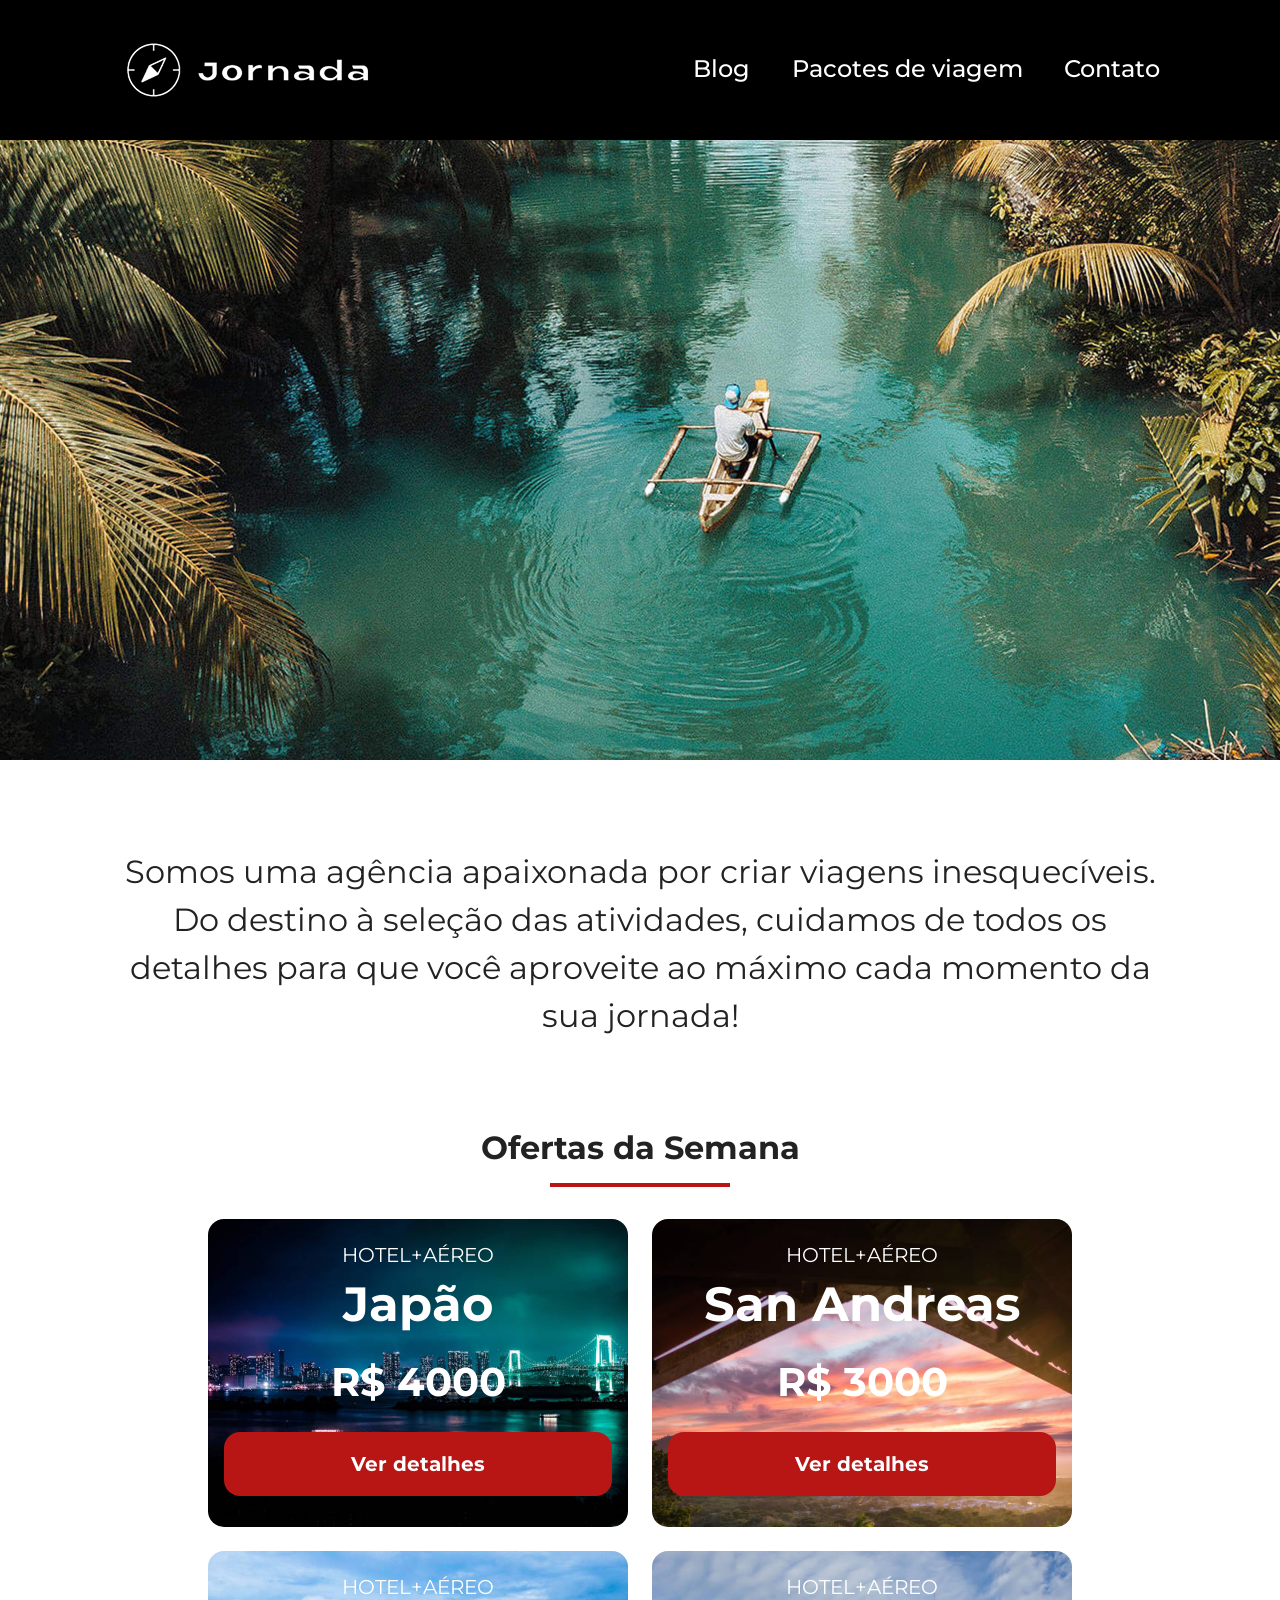
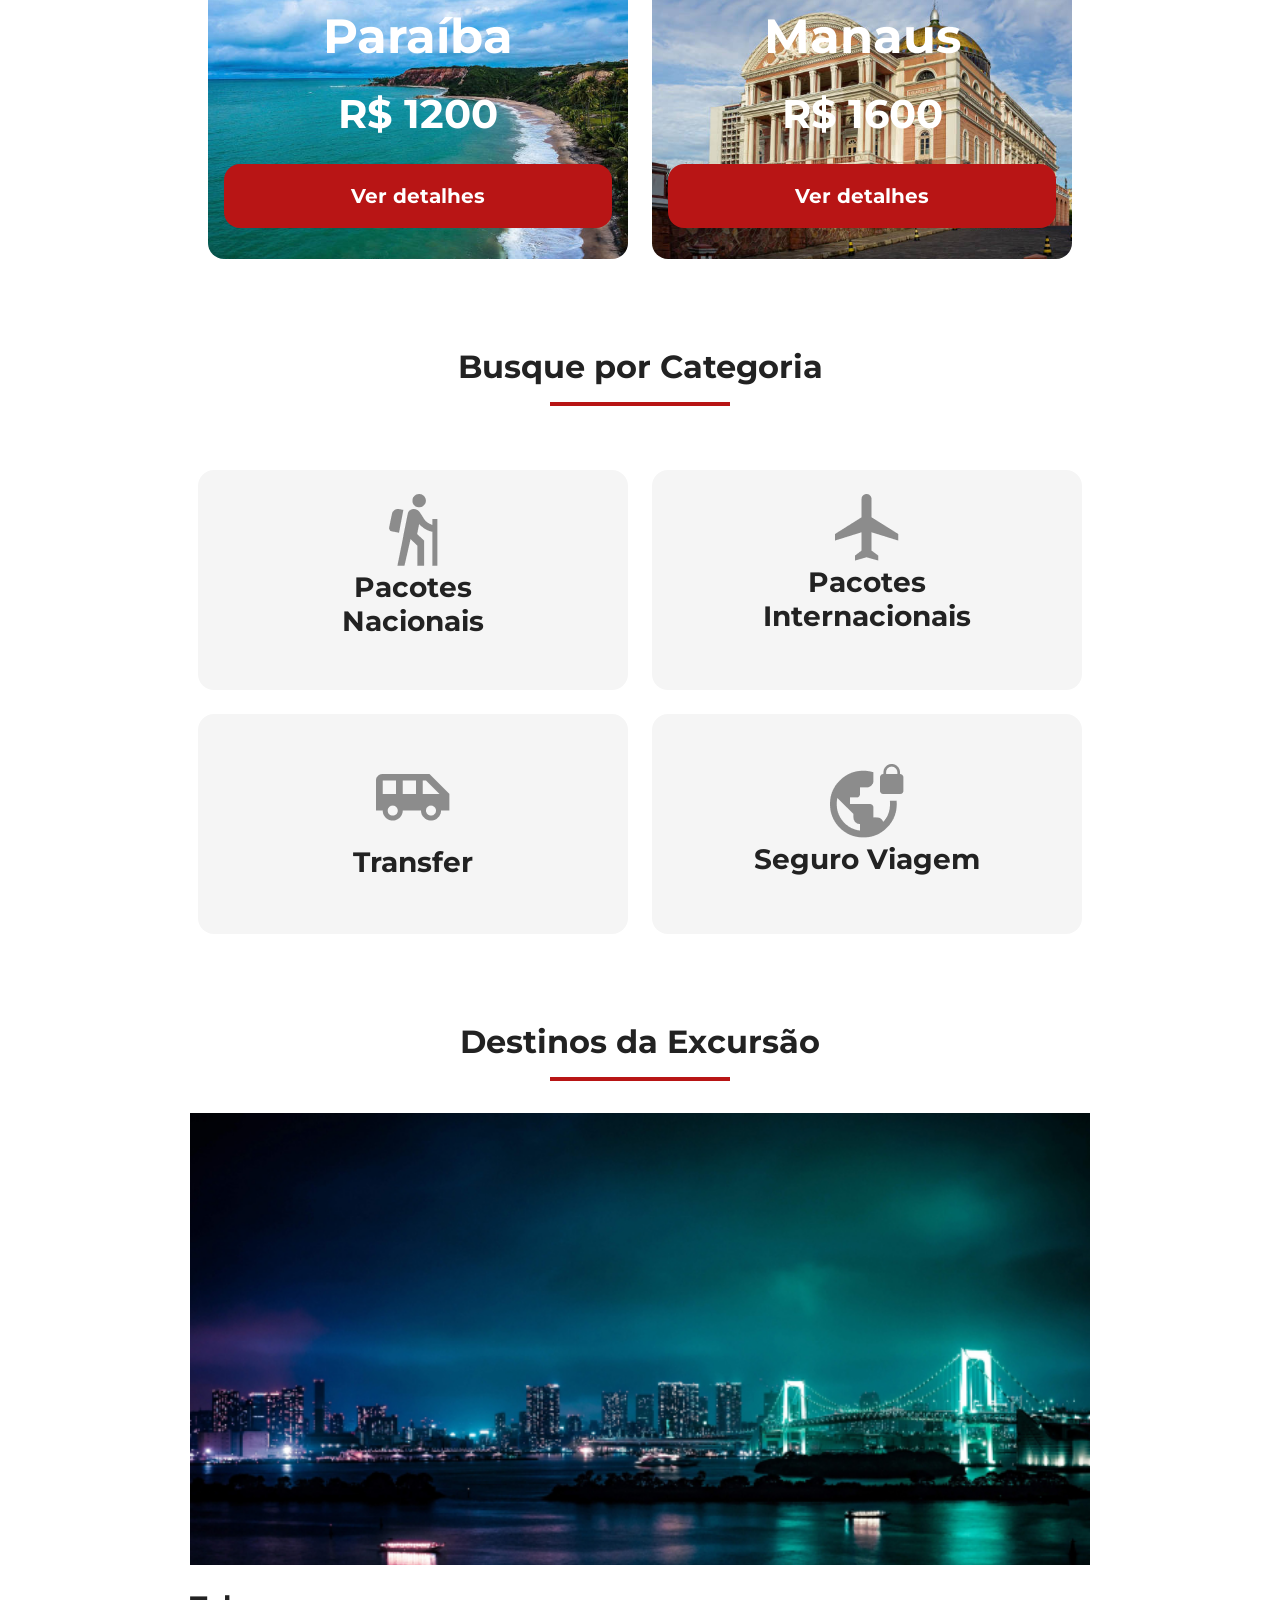
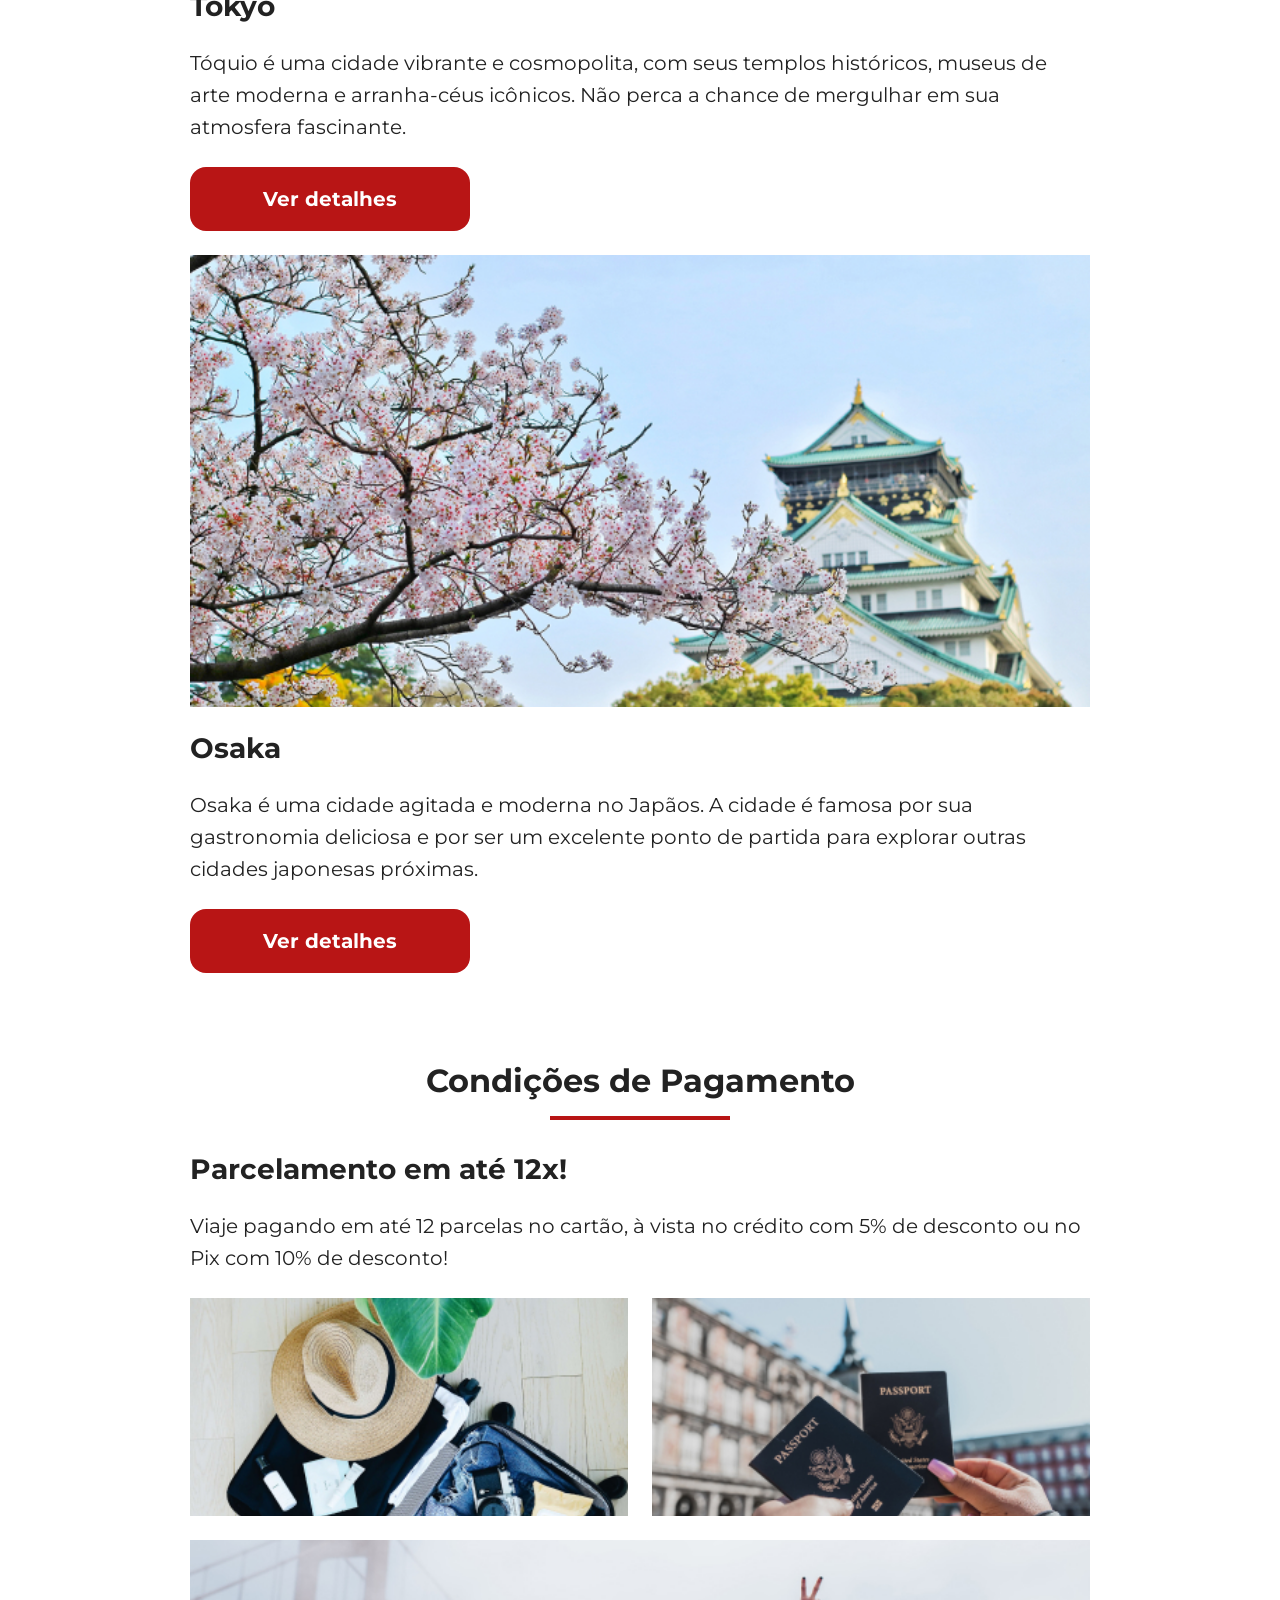
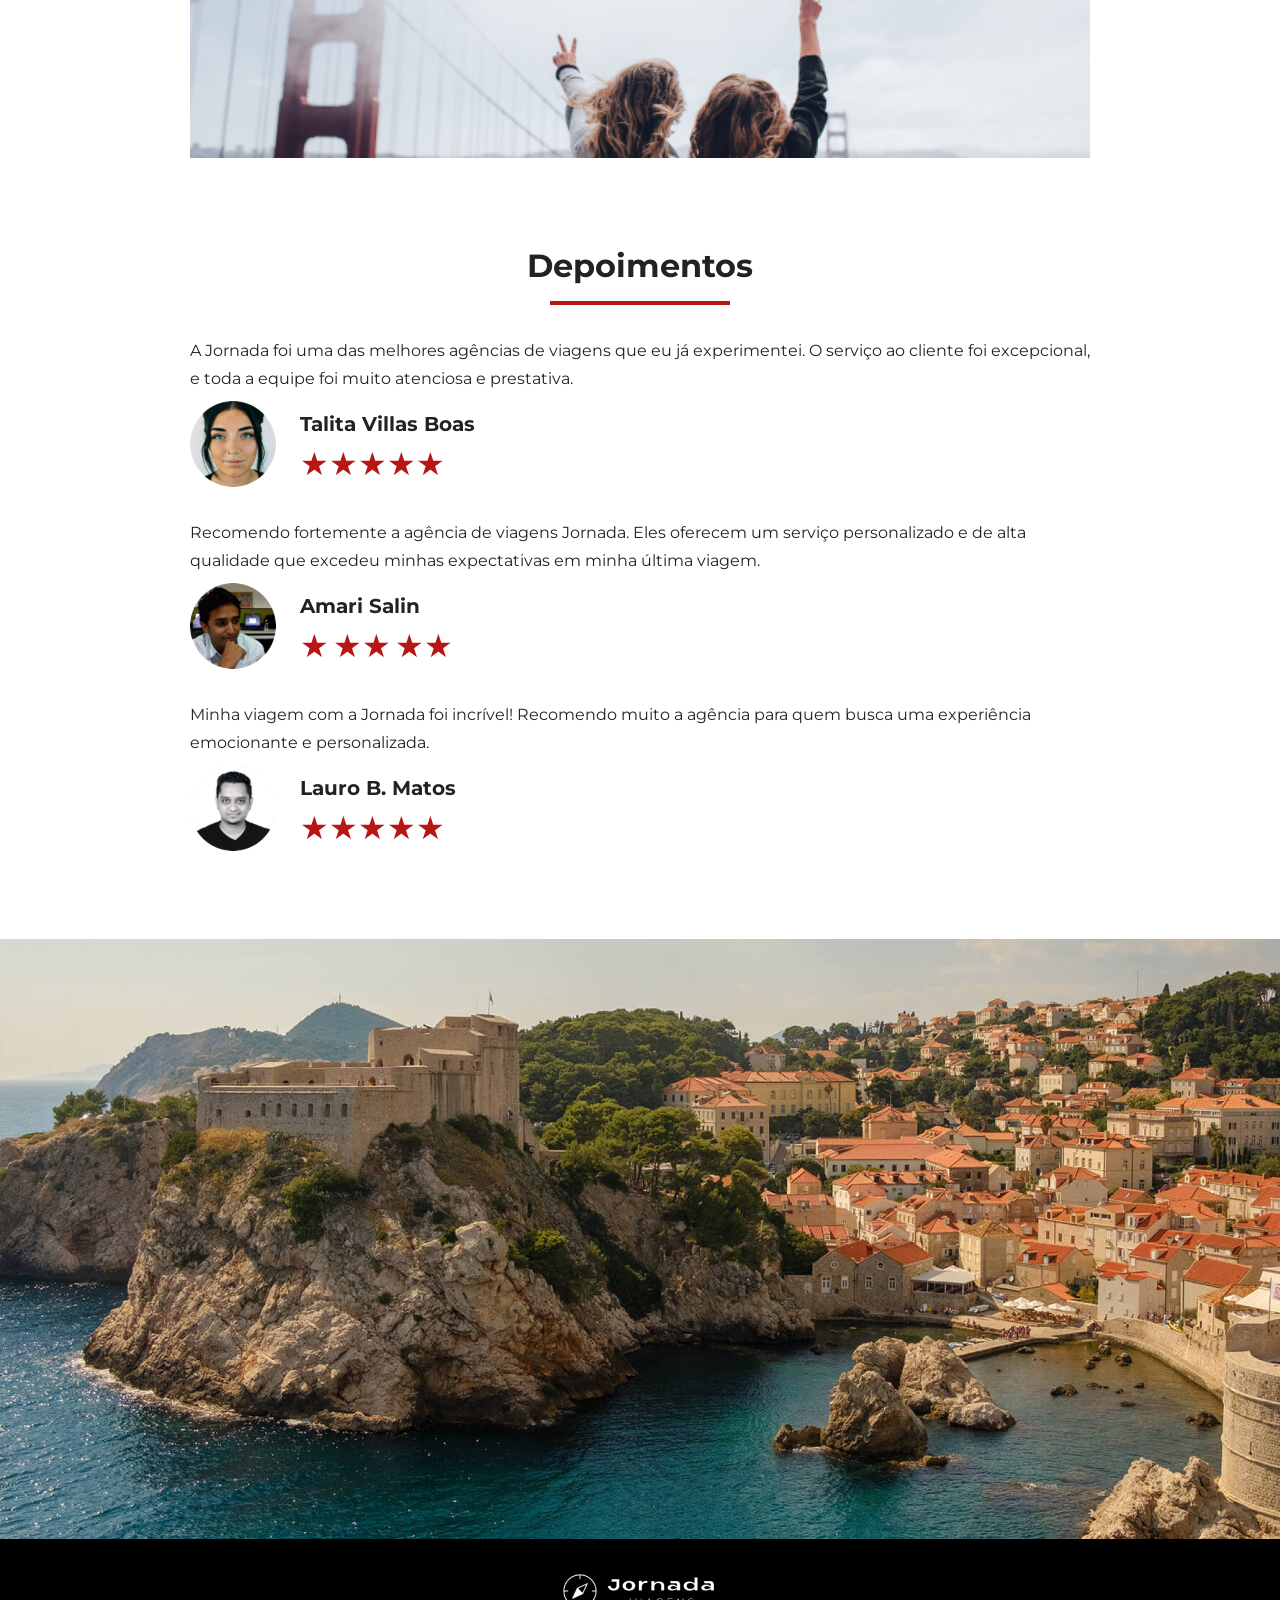
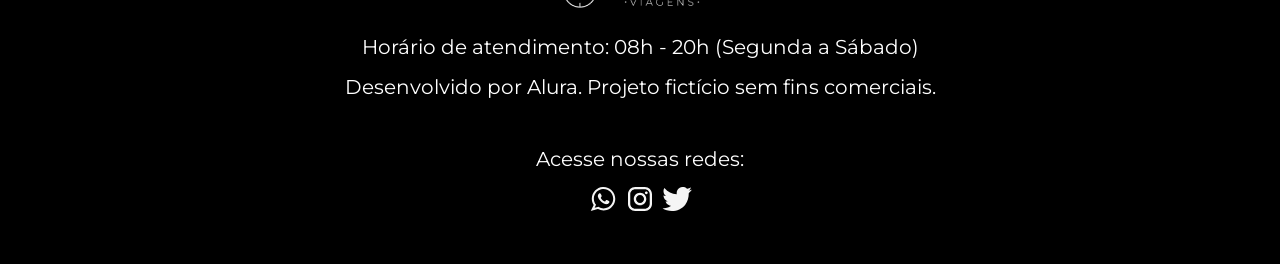
<file: index.html>
<!doctype html>
<html lang="pt-br">
  <head>
    <meta charset="UTF-8" />
    <meta name="viewport" content="width=device-width, initial-scale=1.0" />
    <meta
      name="description"
      content="Jornada Viagens, uma agência apaixonada por criar viagens inesquecíveis."
    />
    <meta name="og:title" content="Jornada Viagens" />
    <meta
      name="og:description"
      content="Jornada Viagens, uma agência apaixonada por criar viagens inesquecíveis."
    />
    <meta
      name="og:image"
      content="https://leont7.github.io/jornada-viagens/img/footer-logo.png"
    />
    <meta name="og:type" content="website" />
    <meta name="og:url" content="https://leont7.github.io/jornada-viagens" />
    <link rel="icon" href="favico.svg" type="xml/svg" />
    <link rel="stylesheet" href="./css/style.css" />
    <title>Jornada Viagens</title>
  </head>
  <body>
    <main>
      <header class="main-header">
        <a class="logo" href="index.html" title="Voltar para a página inicial">
          <img
            class="img-mobile"
            src="img/bussola-jornada-branca.png"
            alt="Bussola do logo Jornada Viagens na cor branca"
          />
          <img
            class="img-desktop"
            src="img/bussola-texto-jornada-branco.png"
            alt="Logo Jornada Viagens na cor branca"
          />
        </a>
        <div class="navigation-menu">
          <label for="menu"><img src="img/menu.png" alt="menu" /></label>
          <input type="checkbox" id="menu" hidden />
          <nav>
            <ul class="list-links">
              <li>
                <a href="blog.html" target="_blank" title="Acessar Blog"
                  >Blog</a
                >
              </li>
              <li>
                <a
                  href="packages.html"
                  title="Acessar Pacotes de viagem"
                  target="_blank"
                  >Pacotes de viagem</a
                >
              </li>
              <li>
                <a href="contato.html" title="Acessar contato" target="_blank"
                  >Contato</a
                >
              </li>
            </ul>
          </nav>
        </div>
      </header>
      <section class="hero">
        <div class="hero-img"></div>
        <h2>
          Somos uma agência apaixonada por criar viagens inesquecíveis. Do
          destino à seleção das atividades, cuidamos de todos os detalhes para
          que você aproveite ao máximo cada momento da sua jornada!
        </h2>
      </section>
      <section class="offers">
        <div class="section-title">
          <h2>Ofertas da Semana</h2>
          <hr />
        </div>
        <div class="offers-cards">
          <article class="card japao">
            <header>
              <p>HOTEL+AÉREO</p>
              <h3>
                Japão <br />
                <span>R$ 4000</span>
              </h3>
            </header>
            <footer>
              <a href="#" class="button">Ver detalhes</a>
            </footer>
          </article>
          <article class="card san-andreas">
            <header>
              <p>HOTEL+AÉREO</p>
              <h3>
                San Andreas <br />
                <span>R$ 3000</span>
              </h3>
            </header>
            <footer>
              <a href="#" class="button">Ver detalhes</a>
            </footer>
          </article>
          <article class="card paraiba">
            <header>
              <p>HOTEL+AÉREO</p>
              <h3>
                Paraíba<br />
                <span>R$ 1200</span>
              </h3>
            </header>
            <footer>
              <a href="#" class="button">Ver detalhes</a>
            </footer>
          </article>
          <article class="card manaus">
            <header>
              <p>HOTEL+AÉREO</p>
              <h3>
                Manaus<br />
                <span>R$ 1600</span>
              </h3>
            </header>
            <footer>
              <a href="#" class="button">Ver detalhes</a>
            </footer>
          </article>
        </div>
      </section>
      <section class="categories">
        <div class="section-title">
          <h2>Busque por Categoria</h2>
          <hr />
        </div>

        <div class="categories-cards">
          <a
            class="card"
            href="#"
            target="_blank"
            title="Busque pela categoria Pacotes Nacionais"
          >
            <img
              src="img/icone-nacionais.png"
              alt="ícone cinza representando uma pessoa fazendo tracking"
            />
            <h3 class="content-title">
              Pacotes<br />
              Nacionais
            </h3>
          </a>

          <a
            class="card"
            href="#"
            target="_blank"
            title="Busque pela categoria Pacotes Internacionais"
          >
            <img
              src="img/icone-internacionais.png"
              alt="ícone cinza representando um avião"
            />
            <h3 class="content-title">
              Pacotes <br />
              Internacionais
            </h3>
          </a>
          <a
            class="card single-line transfer"
            href="#"
            target="_blank"
            title="Busque pela categoria Transfer"
          >
            <img
              src="img/icone-transfer.png"
              alt="ícone cinza representando um ônibus"
            />
            <h3 class="content-title">Transfer</h3>
          </a>
          <a
            class="card single-line"
            href="#"
            target="_blank"
            title="Busque pela categoria Seguro Viagem"
          >
            <img
              src="img/icone-seguro.png"
              alt="ícone cinza representando o planeta terra com um cadeado"
            />
            <h3 class="content-title">Seguro Viagem</h3>
          </a>
        </div>
      </section>
      <section class="destinations">
        <div class="section-title">
          <h2>Destinos da Excursão</h2>
          <hr />
        </div>
        <div class="destination-items">
          <article class="item tokyo">
            <header>
              <div class="img-item"></div>
              <h3 class="content-title">Tokyo</h3>
            </header>
            <p class="content-text">
              Tóquio é uma cidade vibrante e cosmopolita, com seus templos
              históricos, museus de arte moderna e arranha-céus icônicos. Não
              perca a chance de mergulhar em sua atmosfera fascinante.
            </p>
            <footer>
              <a
                href="#"
                class="button"
                target="_blank"
                title="Veja mais detalhes do destino Tokyo"
                >Ver detalhes</a
              >
            </footer>
          </article>
          <article class="item osaka">
            <header>
              <div class="img-item"></div>
              <h3 class="content-title">Osaka</h3>
            </header>
            <p class="content-text">
              Osaka é uma cidade agitada e moderna no Japãos. A cidade é famosa
              por sua gastronomia deliciosa e por ser um excelente ponto de
              partida para explorar outras cidades japonesas próximas.
            </p>
            <footer>
              <a
                href="#"
                class="button"
                target="_blank"
                title="Veja mais detalhes do destino Osaka"
                >Ver detalhes</a
              >
            </footer>
          </article>
        </div>
      </section>
      <section class="payments">
        <div class="section-title">
          <h2>Condições de Pagamento</h2>
          <hr />
        </div>

        <div class="content-container">
          <div class="text-content">
            <h3 class="content-title">Parcelamento em até 12x!</h3>
            <p class="content-text">
              Viaje pagando em até 12 parcelas no cartão, à vista no crédito com
              5% de desconto ou no Pix com 10% de desconto!
            </p>
          </div>

          <div class="image-gallery">
            <div class="image first"></div>
            <div class="image second"></div>
            <div class="image thirdy colspan-2"></div>
          </div>
        </div>
      </section>
      <section class="testimonial">
        <div class="section-title">
          <h2>Depoimentos</h2>
          <hr />
        </div>

        <div class="testimonial-container">
          <article>
            <header>
              <p>
                A Jornada foi uma das melhores agências de viagens que eu já
                experimentei. O serviço ao cliente foi excepcional, e toda a
                equipe foi muito atenciosa e prestativa.
              </p>
            </header>
            <footer>
              <img
                src="img/avatar-talita.png"
                alt="Imagem de perfil da cliente Talita Villas Boas"
              />
              <div class="profile-content">
                <h3>Talita Villas Boas</h3>
                <div class="rating">
                  <span class="star">★</span><span class="star">★</span
                  ><span class="star">★</span><span class="star">★</span
                  ><span class="star">★</span>
                </div>
              </div>
            </footer>
          </article>
          <article>
            <header>
              <p>
                Recomendo fortemente a agência de viagens Jornada. Eles oferecem
                um serviço personalizado e de alta qualidade que excedeu minhas
                expectativas em minha última viagem.
              </p>
            </header>
            <footer>
              <img
                src="img/avatar-amari.png"
                alt="Imagem de perfil do cliente Amari Salin"
              />
              <div class="profile-content">
                <h3>Amari Salin</h3>
                <div class="rating">
                  <span class="star">★</span>
                  <span class="star">★</span><span class="star">★</span>
                  <span class="star">★</span><span class="star">★</span>
                </div>
              </div>
            </footer>
          </article>
          <article>
            <header>
              <p>
                Minha viagem com a Jornada foi incrível! Recomendo muito a
                agência para quem busca uma experiência emocionante e
                personalizada.
              </p>
            </header>
            <footer>
              <img
                src="img/avatar-lauro.png"
                alt="Imagem de perfil do cliente Lauro B. Matos"
              />
              <div class="profile-content">
                <h3>Lauro B. Matos</h3>
                <div class="rating">
                  <span class="star">★</span><span class="star">★</span
                  ><span class="star">★</span><span class="star">★</span
                  ><span class="star">★</span>
                </div>
              </div>
            </footer>
          </article>
        </div>
      </section>
      <section class="bottom-hero">
        <div class="hero-img"></div>
      </section>
    </main>
    <footer class="main-footer">
      <div class="footer-content">
        <img
          src="img/footer-logo.png"
          alt="Logo do Jornada Viagens no rodape da página"
        />
        <p>Horário de atendimento: 08h - 20h (Segunda a Sábado)</p>
        <p>Desenvolvido por Alura. Projeto fictício sem fins comerciais.</p>
      </div>
      <div class="footer-social">
        <p>Acesse nossas redes:</p>
        <p>
          <a
            href="#"
            target="_blank"
            title="Entre em contato através do Whatsapp do Jornada Viagens"
            ><img
              src="img/icone-whatsapp.svg"
              alt="Icone do Whatsapp na cor branca"
          /></a>
          <a
            href="#"
            target="_blank"
            title="Acesse o Instagram do Jornada Viagens"
            ><img
              src="img/icone-instagram.svg"
              alt="Icone do Instagram na cor branca"
          /></a>
          <a
            href="#"
            target="_blank"
            title="Acesse o Twitter do Jornada Viagens"
            ><img
              src="img/icone-twitter.svg"
              alt="Icone do Twitter na cor branca"
          /></a>
        </p>
      </div>
    </footer>
  </body>
</html>
</file>
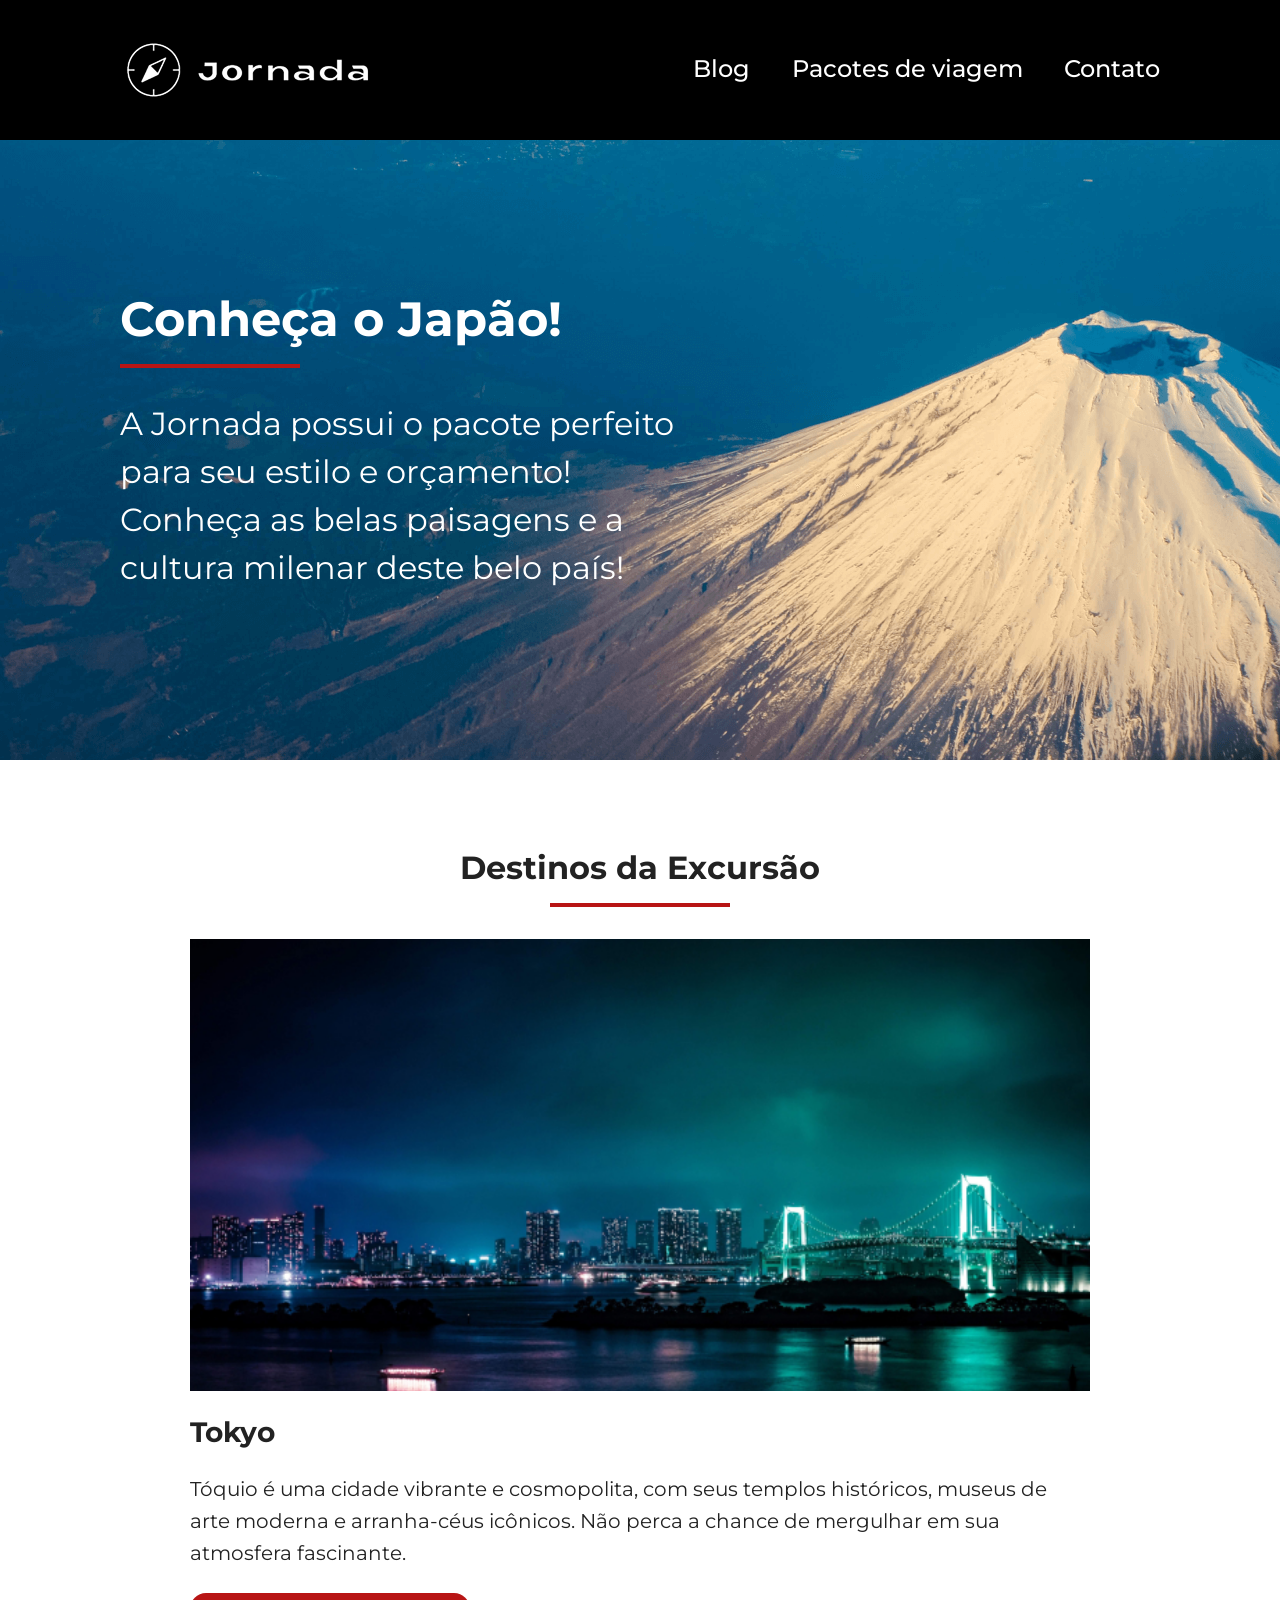
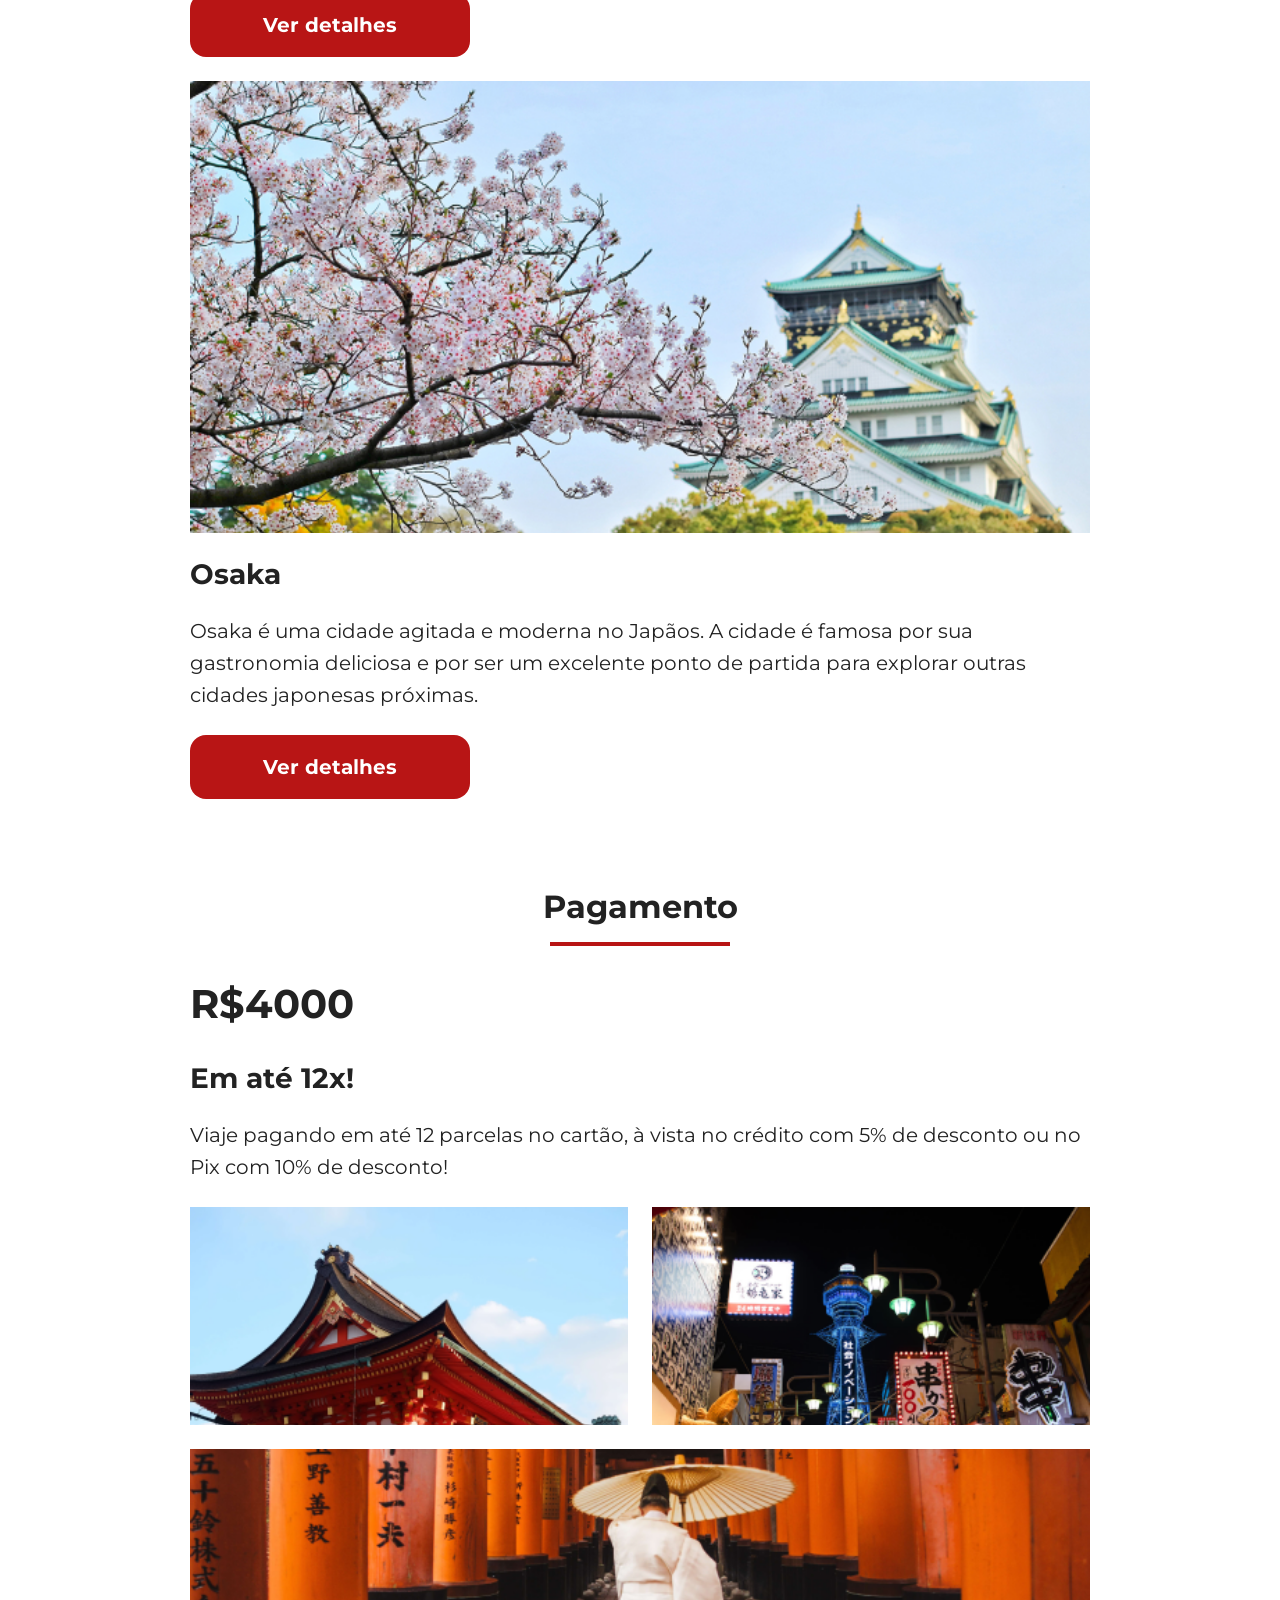
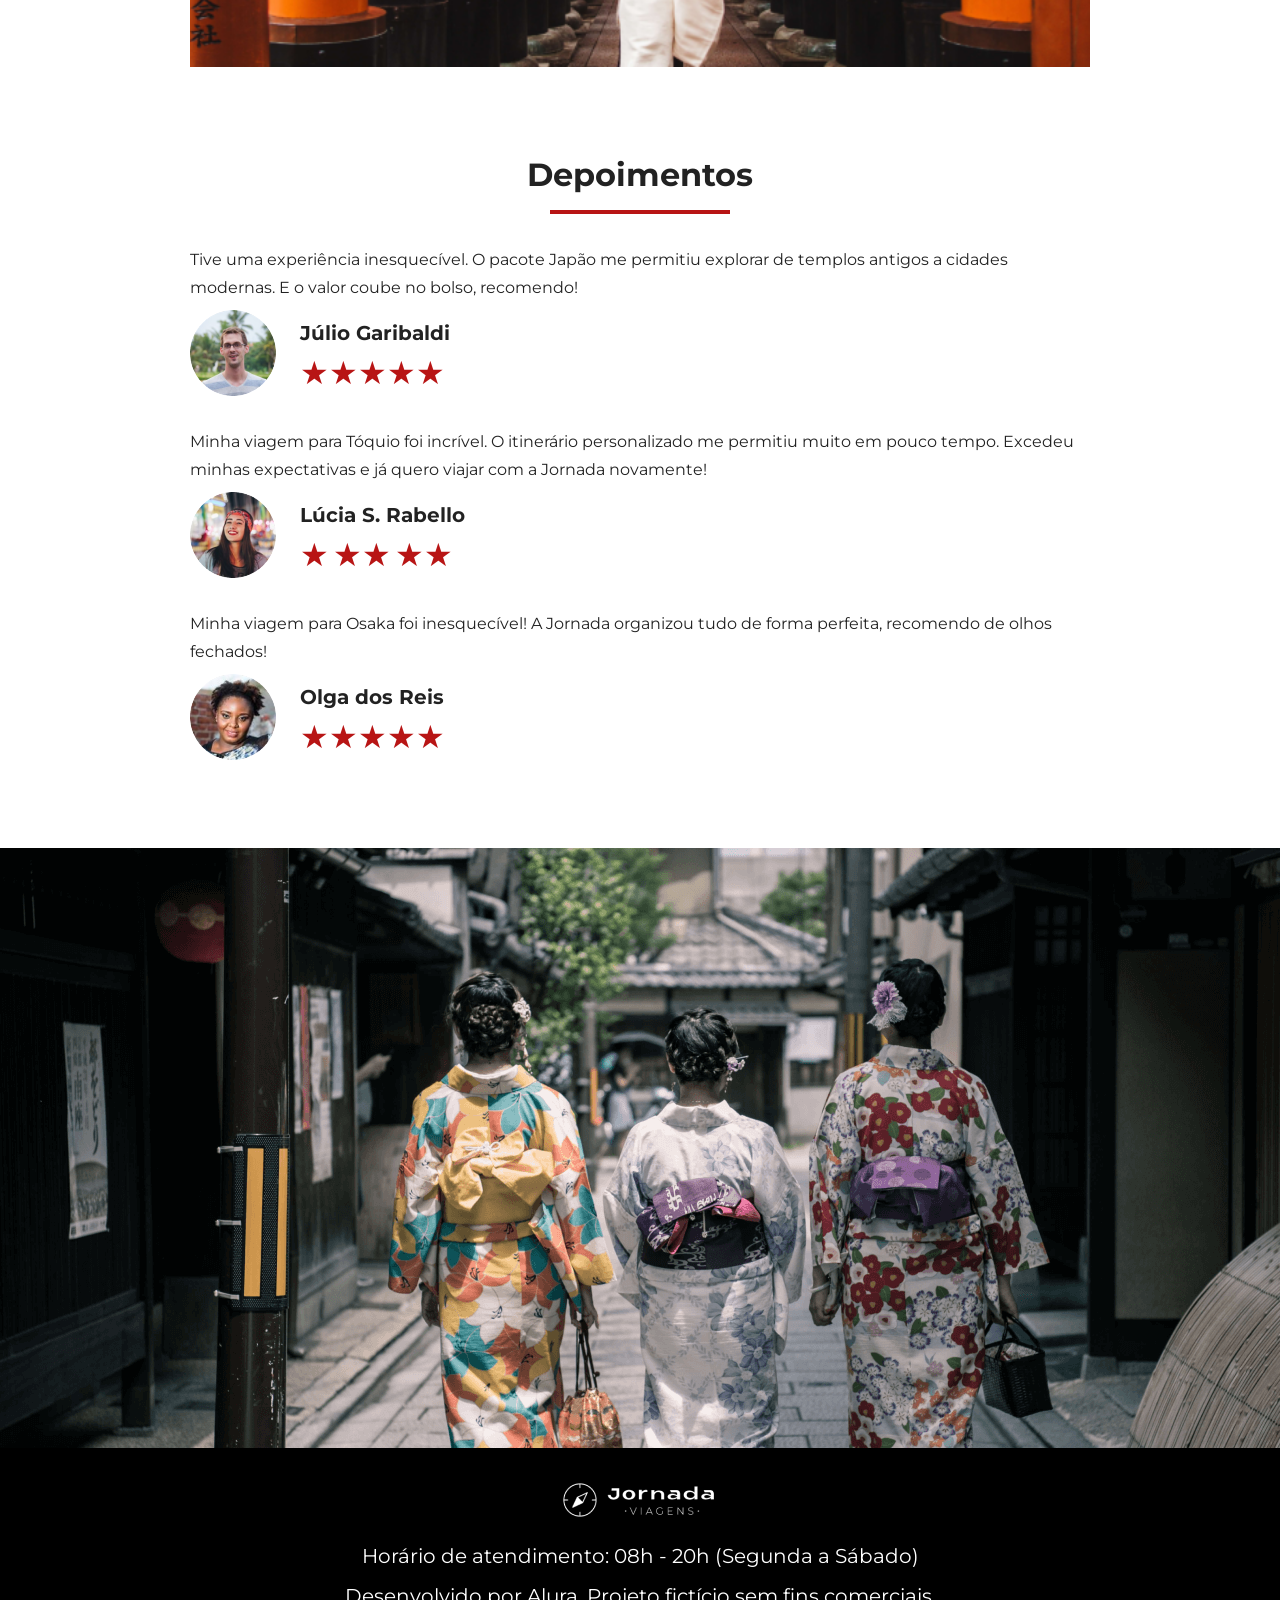
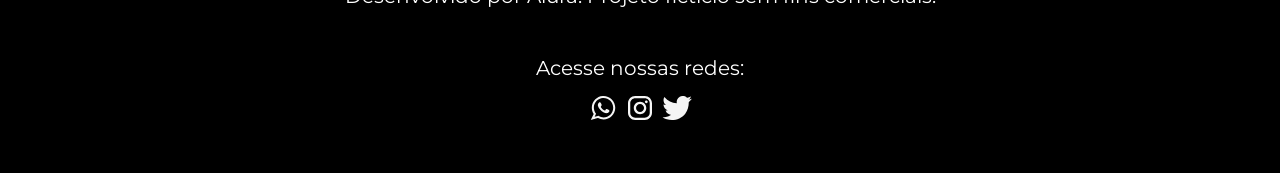
<file: packages.html>
<!doctype html>
<html lang="pt-br">
  <head>
    <meta charset="UTF-8" />
    <meta name="viewport" content="width=device-width, initial-scale=1.0" />
    <link rel="stylesheet" href="./css/style.css" />
    <meta
      name="description"
      content="Jornada Viagens, uma agência apaixonada por criar viagens inesquecíveis."
    />
    <meta name="og:title" content="Pacotes de Viagem" />
    <meta
      name="og:description"
      content="Jornada Viagens, possui o pacote perfeito para seu estilo e orçamento!"
    />
    <meta
      name="og:image"
      content="https://leont7.github.io/jornada-viagens/img/footer-logo.png"
    />
    <meta name="og:type" content="website" />
    <meta name="og:url" content="https://leont7.github.io/jornada-viagens" />
    <title>Pacotes de Viagem</title>
  </head>
  <body>
    <main>
      <header class="main-header">
        <a class="logo" href="index.html" title="voltar para a página inicial">
          <img
            class="img-mobile"
            src="img/bussola-jornada-branca.png"
            alt="Bussola do logo Jornada Viagens na cor branca"
          />
          <img
            class="img-desktop"
            src="img/bussola-texto-jornada-branco.png"
            alt="Logo Jornada Viagens na cor branca"
          />
        </a>
        <div class="navigation-menu">
          <label for="menu">
            <img src="img/menu.png" alt="menu" />
          </label>
          <input type="checkbox" id="menu" hidden />
          <nav>
            <ul class="list-links">
              <li>
                <a href="blog.html" target="_blank" title="Acessar Blog"
                  >Blog</a
                >
              </li>
              <li>
                <a
                  class="active"
                  href="pacotes-de-viagens.html"
                  target="_blank"
                  title="Acessar Pacotes de viagem"
                  >Pacotes de viagem</a
                >
              </li>
              <li>
                <a href="contato.html" target="_blank" title="Acessar Contato"
                  >Contato</a
                >
              </li>
            </ul>
          </nav>
        </div>
      </header>
      <section class="travel-packages hero">
        <div class="hero-img">
          <div class="hero-content">
            <h1>Conheça o Japão!</h1>
            <hr />
            <p>
              A Jornada possui o pacote perfeito para seu estilo e orçamento!
              Conheça as belas paisagens e a cultura milenar deste belo país!
            </p>
          </div>
        </div>
      </section>

      <section class="travel-packages destinations">
        <div class="section-title">
          <h2>Destinos da Excursão</h2>
          <hr />
        </div>
        <div class="destination-items">
          <article class="item tokyo">
            <header>
              <div class="img-item"></div>
              <h3 class="content-title">Tokyo</h3>
            </header>
            <p class="content-text">
              Tóquio é uma cidade vibrante e cosmopolita, com seus templos
              históricos, museus de arte moderna e arranha-céus icônicos. Não
              perca a chance de mergulhar em sua atmosfera fascinante.
            </p>
            <footer>
              <a
                href="#"
                class="button"
                target="_blank"
                title="Veja mais detalhes do destino Tokyo"
                >Ver detalhes</a
              >
            </footer>
          </article>
          <article class="item osaka">
            <header>
              <div class="img-item"></div>
              <h3 class="content-title">Osaka</h3>
            </header>
            <p class="content-text">
              Osaka é uma cidade agitada e moderna no Japãos. A cidade é famosa
              por sua gastronomia deliciosa e por ser um excelente ponto de
              partida para explorar outras cidades japonesas próximas.
            </p>
            <footer>
              <a
                href="#"
                class="button"
                target="_blank"
                title="Veja mais detalhes do destino Osaka"
                >Ver detalhes</a
              >
            </footer>
          </article>
        </div>
      </section>

      <section class="travel-payments payments">
        <div class="section-title">
          <h2>Pagamento</h2>
          <hr />
        </div>
        <div class="content-container">
          <div class="text-content">
            <h2>R$4000</h2>
            <h3 class="content-title">Em até 12x!</h3>
            <p class="content-text">
              Viaje pagando em até 12 parcelas no cartão, à vista no crédito com
              5% de desconto ou no Pix com 10% de desconto!
            </p>
            <a
              href="#"
              class="button"
              target="_blank"
              title="Veja mais detalhes do destino Tokyo"
              >Ver detalhes</a
            >
          </div>

          <div class="image-gallery">
            <div class="image first"></div>
            <div class="image second"></div>
            <div class="image thirdy colspan-2"></div>
          </div>
        </div>
      </section>
      <section class="travel-testimonials testimonial">
        <div class="section-title">
          <h2>Depoimentos</h2>
          <hr />
        </div>

        <div class="testimonial-container">
          <article>
            <header>
              <p>
                Tive uma experiência inesquecível. O pacote Japão me permitiu
                explorar de templos antigos a cidades modernas. E o valor coube
                no bolso, recomendo!
              </p>
            </header>
            <footer>
              <img
                src="img/travel-packages/avatar-julio.png"
                alt="Imagem de perfil do cliente Júlio Garibaldi"
              />
              <div class="profile-content">
                <h3>Júlio Garibaldi</h3>
                <div class="rating">
                  <span class="star">★</span><span class="star">★</span
                  ><span class="star">★</span><span class="star">★</span
                  ><span class="star">★</span>
                </div>
              </div>
            </footer>
          </article>
          <article>
            <header>
              <p>
                Minha viagem para Tóquio foi incrível. O itinerário
                personalizado me permitiu muito em pouco tempo. Excedeu minhas
                expectativas e já quero viajar com a Jornada novamente!
              </p>
            </header>
            <footer>
              <img
                src="img/travel-packages/avatar-lucia.png"
                alt="Imagem de perfil da cliente Lúcia S. Rabellocc"
              />
              <div class="profile-content">
                <h3>Lúcia S. Rabello</h3>
                <div class="rating">
                  <span class="star">★</span>
                  <span class="star">★</span><span class="star">★</span>
                  <span class="star">★</span><span class="star">★</span>
                </div>
              </div>
            </footer>
          </article>
          <article>
            <header>
              <p>
                Minha viagem para Osaka foi inesquecível! A Jornada organizou
                tudo de forma perfeita, recomendo de olhos fechados!
              </p>
            </header>
            <footer>
              <img
                src="img/travel-packages/avatar-olga.png"
                alt="Imagem de perfil da cliente Olga dos Reis"
              />
              <div class="profile-content">
                <h3>Olga dos Reis</h3>
                <div class="rating">
                  <span class="star">★</span><span class="star">★</span
                  ><span class="star">★</span><span class="star">★</span
                  ><span class="star">★</span>
                </div>
              </div>
            </footer>
          </article>
        </div>
      </section>
      <section class="travel-packages bottom-hero">
        <div class="hero-img"></div>
      </section>
    </main>
    <footer class="main-footer">
      <div class="footer-content">
        <img
          src="img/footer-logo.png"
          alt="Logo do Jornada Viagens no rodape da página"
        />
        <p>Horário de atendimento: 08h - 20h (Segunda a Sábado)</p>
        <p>Desenvolvido por Alura. Projeto fictício sem fins comerciais.</p>
      </div>
      <div class="footer-social">
        <p>Acesse nossas redes:</p>
        <p>
          <a
            href="#"
            target="_blank"
            title="Entre em contato através do Whatsapp do Jornada Viagens"
            ><img
              src="img/icone-whatsapp.svg"
              alt="Icone do Whatsapp na cor branca"
          /></a>
          <a
            href="#"
            target="_blank"
            title="Acesse o Instagram do Jornada Viagens"
            ><img
              src="img/icone-instagram.svg"
              alt="Icone do Instagram na cor branca"
          /></a>
          <a
            href="#"
            target="_blank"
            title="Acesse o Twitter do Jornada Viagens"
            ><img
              src="img/icone-twitter.svg"
              alt="Icone do Twitter na cor branca"
          /></a>
        </p>
      </div>
    </footer>
  </body>
</html>
</file>
<file: css/style.css>
@import url(global.css);
@import url(header.css);
@import url(hero.css);
@import url(offers.css);
@import url(categories.css);
@import url(destinations.css);
@import url(payments.css);
@import url(testimonials.css);
@import url(footer.css);
</file>
